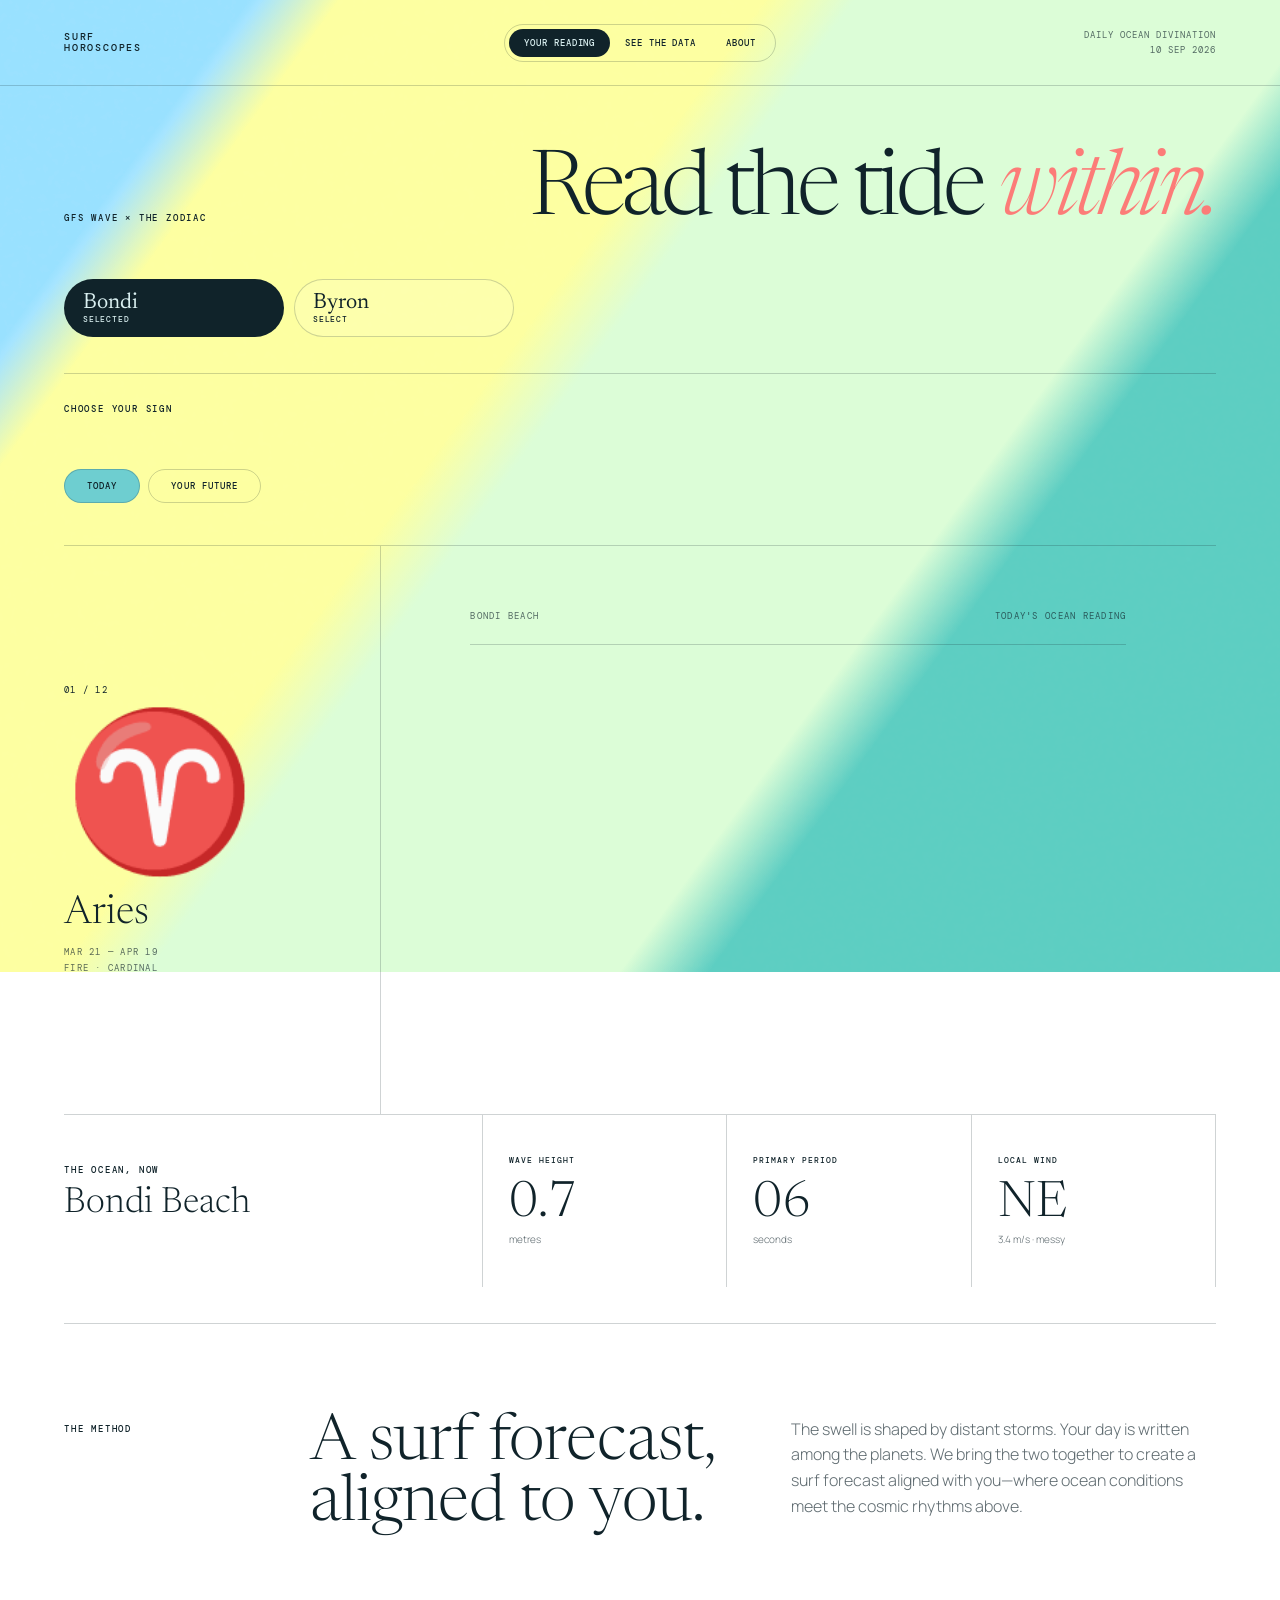
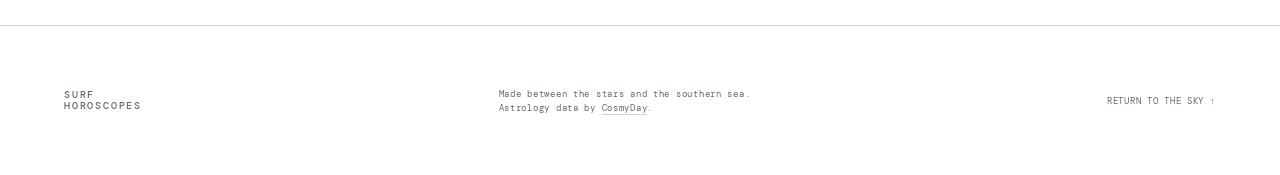
<file: surf-horoscopes-sample/index.html>
<!doctype html><html lang="en"><head><meta charset="utf-8"><meta name="viewport" content="width=device-width,initial-scale=1"><title>Surf Horoscopes — Read the Tide Within</title><meta name="description" content="A surf forecast aligned to your star sign for Bondi and Byron."><meta property="og:title" content="Surf Horoscopes"><meta property="og:description" content="Read the tide within."><meta property="og:image" content="og.png"><link rel="icon" href="favicon.svg"><link rel="preconnect" href="https://fonts.googleapis.com"><link rel="preconnect" href="https://fonts.gstatic.com" crossorigin><link href="https://fonts.googleapis.com/css2?family=DM+Mono:wght@300;400;500&family=Manrope:wght@300;400;500;600&family=Newsreader:opsz,wght@6..72,300;6..72,400;6..72,500&display=swap" rel="stylesheet"><link rel="stylesheet" href="styles.css"></head>
<body data-swell="small" data-period-speed="short" data-wind-shape="messy"><div class="colour-field" aria-hidden="true"></div>
<header class="site-header" id="top"><a class="wordmark" href="index.html">SURF<br>HOROSCOPES</a><nav class="site-nav" aria-label="Main navigation"><a class="active" href="index.html" aria-current="page">Your reading</a><a href="data.html">See the data</a><a href="about.html">About</a></nav><p class="edition">DAILY OCEAN DIVINATION<br><span id="edition-date">10 SEP 2026</span></p></header>
<main><section class="selection-panel" aria-label="Choose your reading"><div class="selection-heading"><p class="overline">GFS WAVE × THE ZODIAC</p><h1>Read the tide <em>within.</em></h1></div><div class="location-tabs" role="tablist" aria-label="Surf location"><button class="location-tab active" role="tab" aria-selected="true" data-location="bondi"><span class="tab-name">Bondi</span><span class="tab-detail"></span><span class="tab-state">Selected</span></button><button class="location-tab" role="tab" aria-selected="false" data-location="byron"><span class="tab-name">Byron</span><span class="tab-detail"></span><span class="tab-state">Select</span></button></div><div class="sign-picker"><p class="overline">CHOOSE YOUR SIGN</p><div class="sign-grid" role="listbox" aria-label="Star sign" id="sign-grid"></div></div><div class="time-tabs" role="tablist" aria-label="Reading time"><button class="time-tab today active" role="tab" aria-selected="true" data-period="today">Today</button><button class="time-tab future" role="tab" aria-selected="false" data-period="future">Your future</button></div></section>
<section class="report-stage" aria-live="polite"><aside class="reading-identity"><span class="sign-index" id="sign-index">01 / 12</span><div class="zodiac-glyph" id="zodiac-glyph">♈</div><h2 id="selected-sign-name">Aries</h2><p id="sign-dates">MAR 21 — APR 19</p><p id="element-label">FIRE · CARDINAL</p></aside><article class="message-panel"><div class="reading-meta"><span id="location-label">BONDI BEACH</span><span id="reading-period-label">TODAY'S OCEAN READING</span></div><h2 id="reading-title"></h2><p class="reading-copy" id="reading-copy"></p></article></section>
<section class="conditions-panel"><div class="conditions-heading"><p class="overline" id="conditions-time">THE OCEAN, NOW</p><h2 id="conditions-location">Bondi Beach</h2></div><div class="condition"><span>WAVE HEIGHT</span><strong id="wave-height">0.7</strong><small>metres</small></div><div class="condition"><span>PRIMARY PERIOD</span><strong id="wave-period">06</strong><small>seconds</small></div><div class="condition"><span>LOCAL WIND</span><strong id="wind-direction">NE</strong><small id="wind-speed">3.4 m/s · messy</small></div><p class="conditions-note" id="conditions-note"></p></section>
<section class="about"><p class="overline">THE METHOD</p><h2>A surf forecast,<br>aligned to you.</h2><p>The swell is shaped by distant storms. Your day is written among the planets. We bring the two together to create a surf forecast aligned with you—where ocean conditions meet the cosmic rhythms above.</p></section></main>
  <footer><a class="wordmark" href="#top">SURF<br>HOROSCOPES</a><p>Made between the stars and the southern sea.<br>Astrology data by <a href="https://cosmyday.com" rel="external">CosmyDay</a>.</p><a href="#top">RETURN TO THE SKY ↑</a></footer><script src="app.js"></script></body></html>
</file>
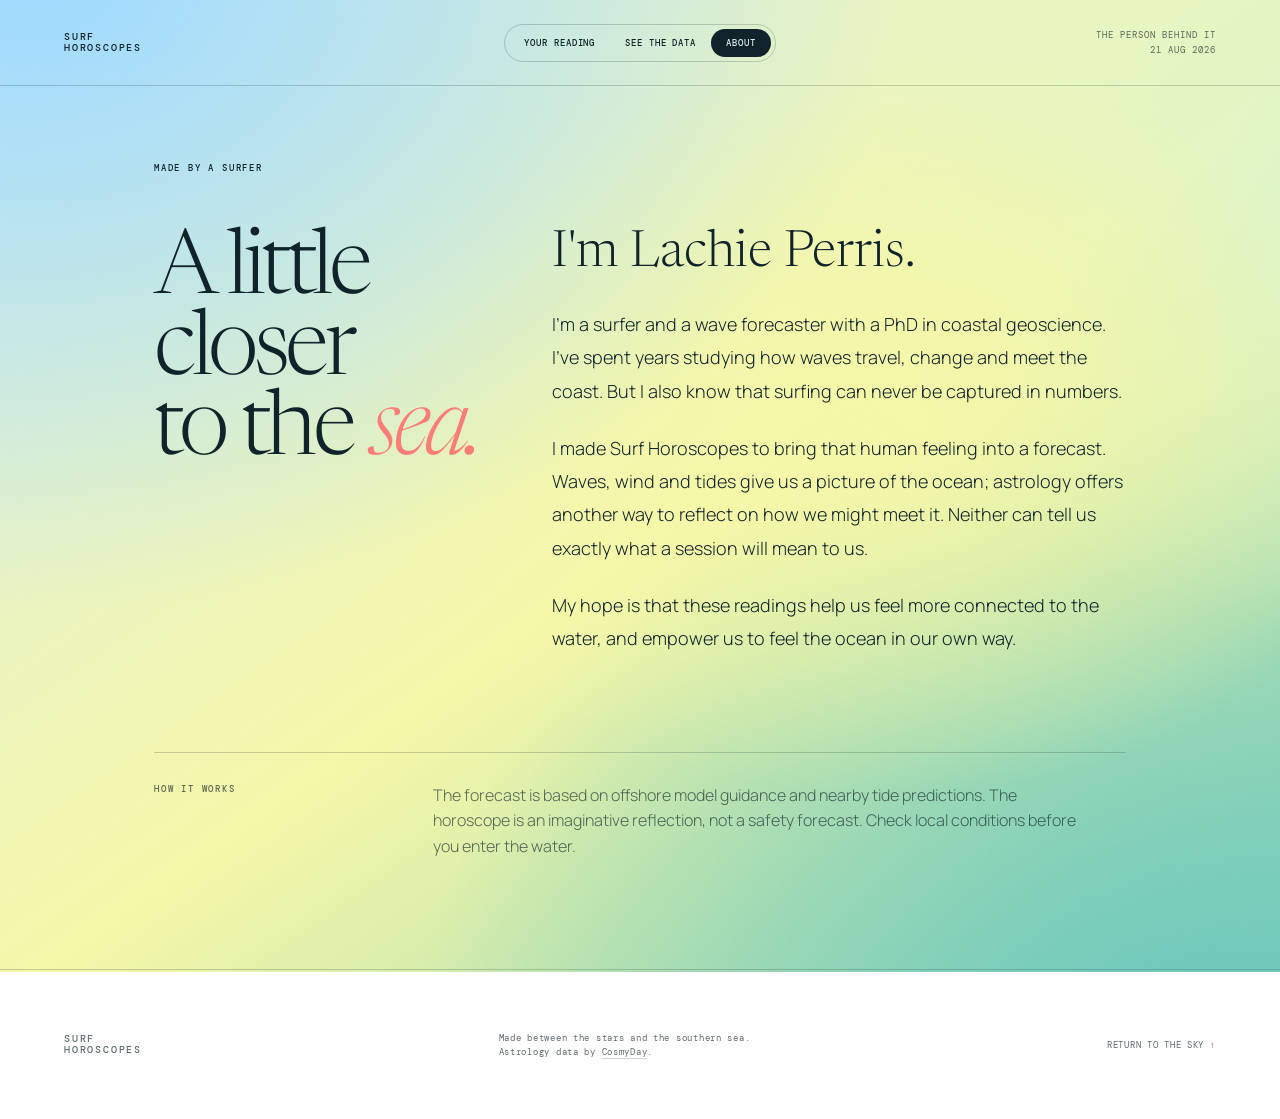
<file: surf-horoscopes-sample/about.html>
<!doctype html><html lang="en"><head><meta charset="utf-8">
<meta name="viewport" content="width=device-width,initial-scale=1">
<title>About — Surf Horoscopes</title>
<meta name="description" content="Meet Lachie Perris, the surfer and coastal geoscientist behind Surf Horoscopes.">
<link rel="icon" href="favicon.svg"><link rel="preconnect" href="https://fonts.googleapis.com">
<link rel="preconnect" href="https://fonts.gstatic.com" crossorigin>
<link href="https://fonts.googleapis.com/css2?family=DM+Mono:wght@300;400;500&family=Manrope:wght@300;400;500;600&family=Newsreader:opsz,wght@6..72,300;6..72,400;6..72,500&display=swap" rel="stylesheet">
<link rel="stylesheet" href="styles.css"></head>
<body><div class="colour-field" aria-hidden="true"></div>
<header class="site-header" id="top"><a class="wordmark" href="index.html" aria-label="Surf Horoscopes home">SURF<br>HOROSCOPES</a>
<nav class="site-nav" aria-label="Main navigation"><a href="index.html">Your reading</a><a href="data.html">See the data</a><a class="active" href="about.html" aria-current="page">About</a></nav>
<p class="edition">THE PERSON BEHIND IT<br><span>21 AUG 2026</span></p></header>
<main class="about-page"><section class="about-intro"><p class="overline">MADE BY A SURFER</p>
<h1>A little closer<br>to the <em>sea.</em></h1>
<div class="about-copy"><h2>I'm Lachie Perris.</h2>
<p>I'm a surfer and a wave forecaster with a PhD in coastal geoscience. I've spent years studying how waves travel, change and meet the coast. But I also know that surfing can never be captured in numbers.</p>
<p>I made Surf Horoscopes to bring that human feeling into a forecast. Waves, wind and tides give us a picture of the ocean; astrology offers another way to reflect on how we might meet it. Neither can tell us exactly what a session will mean to us.</p>
<p>My hope is that these readings help us feel more connected to the water, and empower us to feel the ocean in our own way.</p></div></section>
<aside class="about-note"><p class="overline">HOW IT WORKS</p><p>The forecast is based on offshore model guidance and nearby tide predictions. The horoscope is an imaginative reflection, not a safety forecast. Check local conditions before you enter the water.</p></aside></main>
<footer><a class="wordmark" href="index.html">SURF<br>HOROSCOPES</a><p>Made between the stars and the southern sea.<br>Astrology data by <a href="https://cosmyday.com" rel="external">CosmyDay</a>.</p><a href="#top">RETURN TO THE SKY ↑</a></footer></body></html>
</file>
<file: surf-horoscopes-sample/styles.css>
:root{--ink:#10232a;--ink-soft:rgba(16,35,42,.67);--line:rgba(16,35,42,.2);--panel:rgba(244,249,242,.42);--field-a:#9edaff;--field-b:#f5f7a8;--field-c:#d9f5d5;--field-d:#68c7bd;--field-base:#d9eff0;--sign:#fc7c78;--sign-soft:#ebc399;--serif:"Newsreader",Georgia,serif;--sans:"Manrope",Arial,sans-serif;--mono:"DM Mono",monospace;--field-duration:24s}
*{box-sizing:border-box}html{scroll-behavior:smooth}body{margin:0;color:var(--ink);font:300 16px/1.6 var(--sans);transition:color .7s ease}a{color:inherit;text-decoration:none}button{font:inherit;color:inherit}.colour-field{position:fixed;inset:-8%;z-index:-2;pointer-events:none;background:radial-gradient(ellipse at 8% 4%,var(--field-a) 0,transparent 39%),radial-gradient(ellipse at 58% 42%,var(--field-b) 0,transparent 37%),radial-gradient(ellipse at 96% 21%,var(--field-c) 0,transparent 35%),radial-gradient(ellipse at 76% 98%,var(--field-d) 0,transparent 43%),linear-gradient(145deg,var(--field-base),var(--field-b) 48%,var(--field-d));background-size:115% 115%;animation:field-drift var(--field-duration) ease-in-out infinite alternate;transition:background 1.2s ease,filter 1.2s ease}.colour-field:after{content:"";position:absolute;inset:0;opacity:.14;background-image:url("data:image/svg+xml,%3Csvg viewBox='0 0 180 180' xmlns='http://www.w3.org/2000/svg'%3E%3Cfilter id='n'%3E%3CfeTurbulence type='fractalNoise' baseFrequency='.8' numOctaves='3' stitchTiles='stitch'/%3E%3C/filter%3E%3Crect width='100%25' height='100%25' filter='url(%23n)' opacity='.25'/%3E%3C/svg%3E");mix-blend-mode:soft-light}
body[data-swell="large"]{--ink:#f7f1e8;--ink-soft:rgba(247,241,232,.7);--line:rgba(247,241,232,.22);--panel:rgba(9,12,35,.38)}body[data-wind-shape="messy"] .colour-field{background:linear-gradient(126deg,var(--field-a) 0 18%,var(--field-b) 22% 41%,var(--field-c) 45% 66%,var(--field-d) 70% 100%);filter:saturate(1.12) contrast(1.06)}body[data-wind-shape="clean"] .colour-field{border-radius:38%;filter:saturate(.94) blur(5px)}body[data-period-speed="short"]{--field-duration:5s}body[data-period-speed="long"]{--field-duration:28s}
.site-header{min-height:86px;padding:18px clamp(20px,5vw,72px);display:grid;grid-template-columns:1fr auto 1fr;align-items:center;gap:22px;border-bottom:1px solid var(--line)}.wordmark{font:500 10px/1.05 var(--mono);letter-spacing:.18em}.edition{justify-self:end;text-align:right;margin:0;font:400 9px/1.6 var(--mono);letter-spacing:.11em;color:var(--ink-soft)}.site-nav{display:flex;padding:4px;border:1px solid var(--line);border-radius:999px}.site-nav a{padding:8px 15px;border-radius:999px;font:500 9px var(--mono);letter-spacing:.1em;text-transform:uppercase;white-space:nowrap}.site-nav a.active,.site-nav a:hover{background:var(--ink);color:var(--field-base)}
main{max-width:1450px;margin:auto;padding:0 clamp(20px,5vw,72px)}.overline{font:500 9px var(--mono);letter-spacing:.2em}.selection-panel{padding:68px 0 42px}.selection-heading{display:flex;align-items:end;justify-content:space-between;gap:30px}.selection-heading h1{margin:0;font:300 clamp(46px,7vw,100px)/.88 var(--serif);letter-spacing:-.05em}.selection-heading h1 em{font-weight:300;color:var(--sign)}.location-tabs{display:flex;gap:10px;margin:46px 0 36px}.location-tab{display:grid;grid-template-columns:auto auto;gap:0 18px;align-items:center;min-width:220px;padding:12px 18px;border:1px solid var(--line);border-radius:999px;background:rgba(255,255,255,.12);cursor:pointer;text-align:left}.location-tab.active{background:var(--ink);color:var(--field-base)}.tab-name{font:400 22px var(--serif)}.tab-detail{grid-column:1/-1;font:400 8px var(--mono);opacity:.7}.tab-state{font:500 8px var(--mono);text-transform:uppercase;letter-spacing:.1em}.sign-picker{border-top:1px solid var(--line);padding-top:20px}.sign-grid{display:flex;gap:8px;overflow-x:auto;padding:8px 0 15px;scrollbar-width:thin}.sign-button{flex:0 0 82px;min-height:76px;border:1px solid transparent;border-radius:50%;background:transparent;cursor:pointer}.sign-button span{display:block}.sign-button .glyph{font:28px var(--serif)}.sign-button .name{font:400 7px var(--mono);letter-spacing:.08em}.sign-button.selected{border-color:var(--ink);background:color-mix(in srgb,var(--sign) 38%,transparent)}.time-tabs{display:flex;gap:8px;margin-top:22px}.time-tab{padding:10px 22px;border:1px solid var(--line);border-radius:999px;background:transparent;cursor:pointer;font:500 9px var(--mono);letter-spacing:.12em;text-transform:uppercase}.time-tab.today.active{background:#6eced0;color:#10232a}.time-tab.future.active{background:#9b78d3;color:#fff}
.report-stage{display:grid;grid-template-columns:minmax(210px,.55fr) minmax(0,1.45fr);border-top:1px solid var(--line);border-bottom:1px solid var(--line);min-height:570px}.reading-identity{padding:54px 38px 54px 0;border-right:1px solid var(--line);display:flex;flex-direction:column;justify-content:center}.sign-index,.reading-identity p,.reading-meta{font:400 9px var(--mono);letter-spacing:.14em}.zodiac-glyph{font:300 clamp(90px,12vw,170px)/1 var(--serif);color:var(--sign);margin:36px 0 8px}.reading-identity h2{font:300 40px var(--serif);margin:0 0 10px}.reading-identity p{margin:2px 0;color:var(--ink-soft)}.message-panel{padding:64px clamp(34px,7vw,110px)}.reading-meta{display:flex;justify-content:space-between;gap:20px;padding-bottom:22px;border-bottom:1px solid var(--line);color:var(--ink-soft)}.message-panel h2{max-width:790px;margin:48px 0 28px;font:300 clamp(52px,7vw,96px)/.88 var(--serif);letter-spacing:-.045em}.cosmic-context{max-width:720px;padding-left:16px;border-left:2px solid var(--sign);font:400 12px/1.7 var(--mono);color:var(--ink-soft)}.reading-copy{max-width:720px;font-size:17px;line-height:1.85}.message-panel blockquote{max-width:720px;margin:36px 0 0;padding-top:22px;border-top:1px solid var(--line);display:flex;gap:15px;color:var(--ink)}.message-panel blockquote p{margin:0;font:italic 300 23px/1.35 var(--serif)}.message-panel blockquote span{color:var(--sign)}
.conditions-panel{display:grid;grid-template-columns:1.2fr repeat(3,.7fr);border-bottom:1px solid var(--line)}.conditions-heading,.condition{padding:40px 26px;border-right:1px solid var(--line)}.conditions-heading{padding-left:0}.conditions-heading h2{margin:10px 0;font:300 36px var(--serif)}.condition{display:flex;flex-direction:column}.condition span{font:500 8px var(--mono);letter-spacing:.13em}.condition strong{margin:14px 0 2px;font:300 50px var(--serif)}.condition small,.conditions-note{color:var(--ink-soft);font-size:10px}.conditions-note{grid-column:1/-1;margin:0;padding:18px 0}.about{display:grid;grid-template-columns:.45fr 1fr 1fr;gap:55px;padding:90px 0}.about h2{margin:0;font:300 clamp(40px,5vw,68px)/.95 var(--serif)}.about>p:last-child{margin:3px 0;color:var(--ink-soft)}footer{min-height:150px;padding:38px clamp(20px,5vw,72px);border-top:1px solid var(--line);display:flex;align-items:center;justify-content:space-between;gap:25px;font:400 9px/1.6 var(--mono);letter-spacing:.08em;color:var(--ink-soft)}footer p a{border-bottom:1px solid var(--line)}
.data-page{max-width:1200px;padding-top:70px;padding-bottom:100px}.data-intro{max-width:720px;margin-bottom:75px}.data-intro h1{font:300 clamp(64px,10vw,120px)/.82 var(--serif);margin:25px 0}.data-intro h1 em{font-weight:300;color:var(--sign)}.chart-section{padding:55px 0;border-top:1px solid var(--line)}.chart-section h2{font:300 clamp(38px,5vw,66px) var(--serif);margin:8px 0 25px}.chart-scroll{overflow-x:auto;border-radius:18px;background:rgba(255,255,255,.35)}.chart-scroll img{display:block;width:100%;height:auto}.data-note{display:grid;grid-template-columns:.35fr 1fr;gap:40px;padding:45px 0;border-top:1px solid var(--line)}
.about-page{max-width:1100px;padding-top:76px;padding-bottom:110px}.about-intro{display:grid;grid-template-columns:minmax(220px,.75fr) minmax(0,1.25fr);gap:54px;align-items:start}.about-intro>.overline{grid-column:1/-1;margin:0}.about-intro h1{font:300 clamp(56px,7vw,104px)/.9 var(--serif);letter-spacing:-.05em;margin:4px 0}.about-intro h1 em{font-weight:300;color:var(--sign)}.about-copy{max-width:660px}.about-copy h2{font:300 clamp(34px,4vw,55px) var(--serif);margin:0 0 28px}.about-copy p{margin:0 0 24px;font-size:18px;line-height:1.85}.about-note{display:grid;grid-template-columns:.35fr 1fr;gap:36px;border-top:1px solid var(--line);margin-top:72px;padding-top:30px;color:var(--ink-soft)}.about-note p{margin:0}.about-note p:last-child{max-width:650px}
button:focus-visible,a:focus-visible{outline:3px solid var(--sign);outline-offset:3px}@keyframes field-drift{0%{background-position:0 0;transform:scale(1) rotate(0)}100%{background-position:100% 75%;transform:scale(1.08) rotate(1.5deg)}}@media(prefers-reduced-motion:reduce){.colour-field{animation:none}}
@media(max-width:800px){.site-header{grid-template-columns:auto 1fr}.edition{display:none}.site-nav{justify-self:end}.selection-heading{display:block}.selection-heading h1{margin-top:15px}.report-stage{grid-template-columns:1fr}.reading-identity{min-height:300px;border-right:0;border-bottom:1px solid var(--line)}.conditions-panel{grid-template-columns:1fr 1fr}.about{grid-template-columns:1fr}.data-note,.about-note,.about-intro{grid-template-columns:1fr}.about-intro>.overline{grid-column:1}}
@media(max-width:540px){.site-header{padding:12px 14px;grid-template-columns:1fr;gap:14px}.site-nav{justify-self:start}.site-nav a{padding:8px 9px;font-size:7px}.selection-panel{padding-top:45px}.location-tabs{display:grid}.location-tab{width:100%}.message-panel{padding:46px 4px}.message-panel h2{font-size:52px}.reading-identity{padding-right:0}.conditions-panel{grid-template-columns:1fr}.conditions-heading,.condition{padding:28px 0;border-right:0;border-bottom:1px solid var(--line)}footer{align-items:flex-start;flex-direction:column}.chart-scroll img{width:760px;max-width:none}.about-page{padding-top:46px;padding-bottom:70px}.about-intro{gap:22px}.about-copy p{font-size:16px}}
</file>
